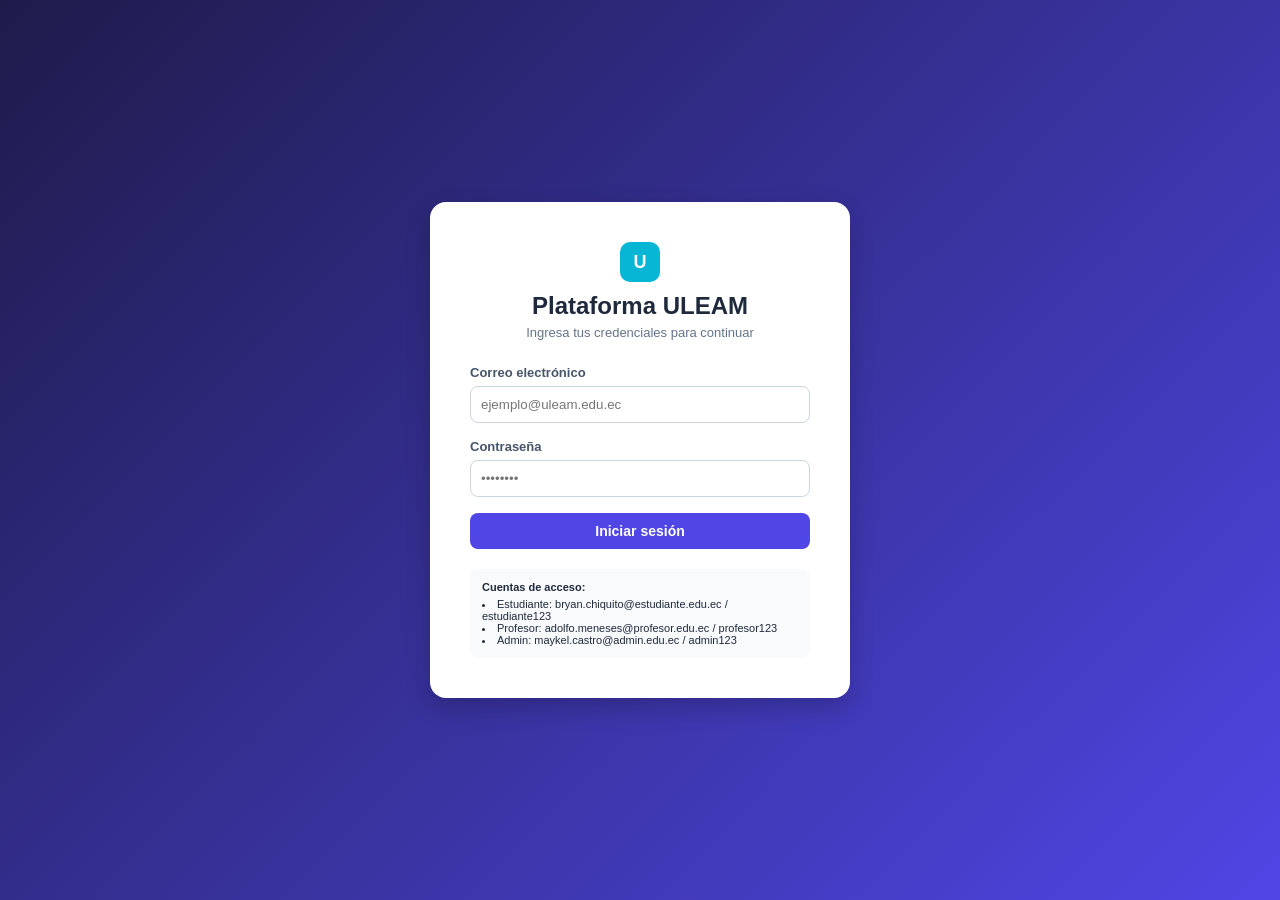
<file: index.html>
<!DOCTYPE html>
<html lang="es">
<head>
  <meta charset="UTF-8">
  <title>Acceso - ULEAM</title>
  <!-- Ruta correcta del CSS desde la raíz principal -->
  <link rel="stylesheet" href="css/style.css">
</head>
<body style="display: flex; align-items: center; justify-content: center; height: 100vh; background: linear-gradient(135deg, #1e1b4b 0%, #4f46e5 100%);">

  <div style="background: white; padding: 40px; border-radius: 16px; width: 420px; box-shadow: 0 10px 25px rgba(0,0,0,0.2);">
    <div style="text-align: center; margin-bottom: 25px;">
      <div class="logo-icon" style="margin: 0 auto 10px;">U</div>
      <h2>Plataforma ULEAM</h2>
      <p style="color: #64748b; font-size: 13px; margin-top: 5px;">Ingresa tus credenciales para continuar</p>
    </div>

    <form id="login-form">
      <div class="form-group">
        <label>Correo electrónico</label>
        <input type="email" id="email" placeholder="ejemplo@uleam.edu.ec" required>
      </div>

      <div class="form-group">
        <label>Contraseña</label>
        <input type="password" id="password" placeholder="••••••••" required>
      </div>

      <button type="submit" class="btn btn-primary btn-full">Iniciar sesión</button>
      <div id="error-msg" style="color: #ef4444; font-size: 12px; margin-top: 10px; text-align: center;" class="hidden">
        Credenciales incorrectas.
      </div>
    </form>

    <div style="margin-top: 20px; padding: 12px; background: #f8fafc; border-radius: 8px; font-size: 11px;">
      <p><strong>Cuentas de acceso:</strong></p>
      <ul style="margin-top: 5px; list-style-position: inside;">
        <li>Estudiante: bryan.chiquito@estudiante.edu.ec / estudiante123</li>
        <li>Profesor: adolfo.meneses@profesor.edu.ec / profesor123</li>
        <li>Admin: maykel.castro@admin.edu.ec / admin123</li>
      </ul>
    </div>
  </div>

  <script>
    document.getElementById('login-form').addEventListener('submit', function(e) {
      e.preventDefault();
      const email = document.getElementById('email').value.trim();
      const pass = document.getElementById('password').value.trim();

      if (email === "bryan.chiquito@estudiante.edu.ec" && pass === "estudiante123") {
        window.location.href = "Estudiante/mainEstudiante.html";
      } else if (email === "adolfo.meneses@profesor.edu.ec" && pass === "profesor123") {
        window.location.href = "Docente/mainDocente.html";
      } else if (email === "maykel.castro@admin.edu.ec" && pass === "admin123") {
        window.location.href = "Admin/mainAdmin.html";
      } else {
        document.getElementById('error-msg').classList.remove('hidden');
      }
    });
  </script>
</body>
</html>
</file>
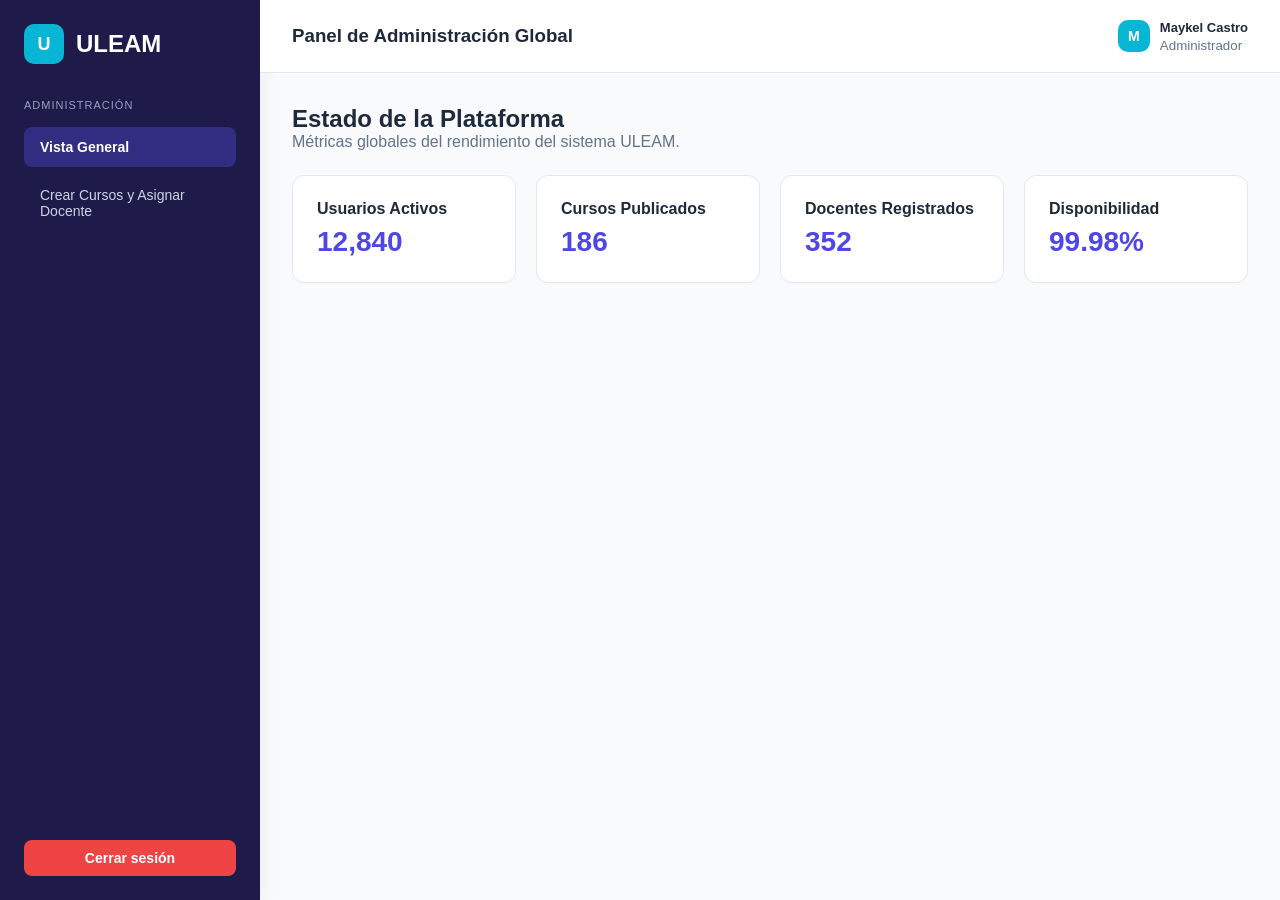
<file: Admin/mainAdmin.html>
<!DOCTYPE html>
<html lang="es">
<head>
  <meta charset="UTF-8">
  <title>Panel de Administrador - ULEAM</title>
  <link rel="stylesheet" href="../css/style.css">
</head>
<body>

  <div class="dashboard-layout">
    <aside class="sidebar">
      <div class="brand">
        <div class="logo-icon">U</div>
        <h2>ULEAM</h2>
      </div>
      <nav class="nav-menu">
        <span class="nav-section-title">ADMINISTRACIÓN</span>
        <button class="nav-link active" onclick="showAdminSection('overview')">Vista General</button>
        <button class="nav-link" onclick="showAdminSection('crear-curso')">Crear Cursos y Asignar Docente</button>
      </nav>
      <div class="sidebar-footer">
        <a href="../index.html" class="btn btn-danger btn-full">Cerrar sesión</a>
      </div>
    </aside>

    <main class="main-content">
      <header class="topbar">
        <h3>Panel de Administración Global</h3>
        <div style="display: flex; align-items: center; gap: 10px;">
          <div class="logo-icon" style="width: 32px; height: 32px; font-size: 14px;">M</div>
          <div>
            <strong style="font-size: 13px;">Maykel Castro</strong><br>
            <small style="color: #64748b;">Administrador</small>
          </div>
        </div>
      </header>

      <div class="content-body">
        
        <section id="admin-sec-overview">
          <h2>Estado de la Plataforma</h2>
          <p style="color: #64748b;">Métricas globales del rendimiento del sistema ULEAM.</p>

          <div class="metrics-grid">
            <div class="metric-card">
              <h4>Usuarios Activos</h4>
              <p class="metric-val">12,840</p>
            </div>
            <div class="metric-card">
              <h4>Cursos Publicados</h4>
              <p class="metric-val" id="admin-courses-count">186</p>
            </div>
            <div class="metric-card">
              <h4>Docentes Registrados</h4>
              <p class="metric-val">352</p>
            </div>
            <div class="metric-card">
              <h4>Disponibilidad</h4>
              <p class="metric-val">99.98%</p>
            </div>
          </div>
        </section>

        <section id="admin-sec-crear-curso" class="hidden">
          <h2>Crear Nuevo Curso en la Plataforma</h2>
          <p style="color: #64748b;">Registra asignaturas, asigna un profesor responsable y limita la capacidad de estudiantes.</p>

          <div class="grid-2">
            <div class="card">
              <h3>Formulario de Creación de Curso</h3>
              <form onsubmit="event.preventDefault(); addCourseByAdmin();" class="margin-top-10">
                <div class="form-group">
                  <label>Nombre del Curso</label>
                  <input type="text" id="admin-course-name" placeholder="Ej. Arquitectura de Software" required>
                </div>

                <div class="form-group">
                  <label>Categoría</label>
                  <select id="admin-course-category" class="form-group-select">
                    <option value="Tecnología">Tecnología</option>
                    <option value="Negocios">Negocios</option>
                    <option value="Diseño">Diseño</option>
                  </select>
                </div>

                <div class="form-group">
                  <label>Profesor Responsable Asignado</label>
                  <select id="admin-course-teacher" class="form-group-select">
                    <option value="Adolfo Meneses">Adolfo Meneses (Profesor Titular)</option>
                    <option value="Mariana López">Mariana López</option>
                    <option value="Carlos Méndez">Carlos Méndez</option>
                  </select>
                </div>

                <div class="form-group">
                  <label>Cupo Máximo de Estudiantes</label>
                  <input type="number" id="admin-course-limit" min="5" max="100" value="30" required>
                </div>

                <div class="form-group">
                  <label>Descripción del Curso</label>
                  <textarea id="admin-course-desc" rows="3" placeholder="Resumen del contenido temático..." required></textarea>
                </div>

                <button type="submit" class="btn btn-primary btn-full">Crear Curso y Asignar Profesor</button>
              </form>
            </div>

            <div class="card">
              <h3>Cursos Creados Recientemente</h3>
              <table class="data-table margin-top-10">
                <thead>
                  <tr>
                    <th>Curso</th>
                    <th>Profesor</th>
                    <th>Cupo Máx</th>
                    <th>Estado</th>
                  </tr>
                </thead>
                <tbody id="admin-courses-tbody">
                  <tr>
                    <td>Ingeniería de Requisitos</td>
                    <td>Adolfo Meneses</td>
                    <td>40 Est.</td>
                    <td><span class="badge-status">Activo</span></td>
                  </tr>
                  <tr>
                    <td>Desarrollo Web</td>
                    <td>Adolfo Meneses</td>
                    <td>35 Est.</td>
                    <td><span class="badge-status">Activo</span></td>
                  </tr>
                </tbody>
              </table>
            </div>
          </div>
        </section>

      </div>
    </main>
  </div>

  <!-- VÍNCULO AL SCRIPT SEPARADO EN LA CARPETA JS -->
  <script src="../js/admin.js"></script>
</body>
</html>
</file>
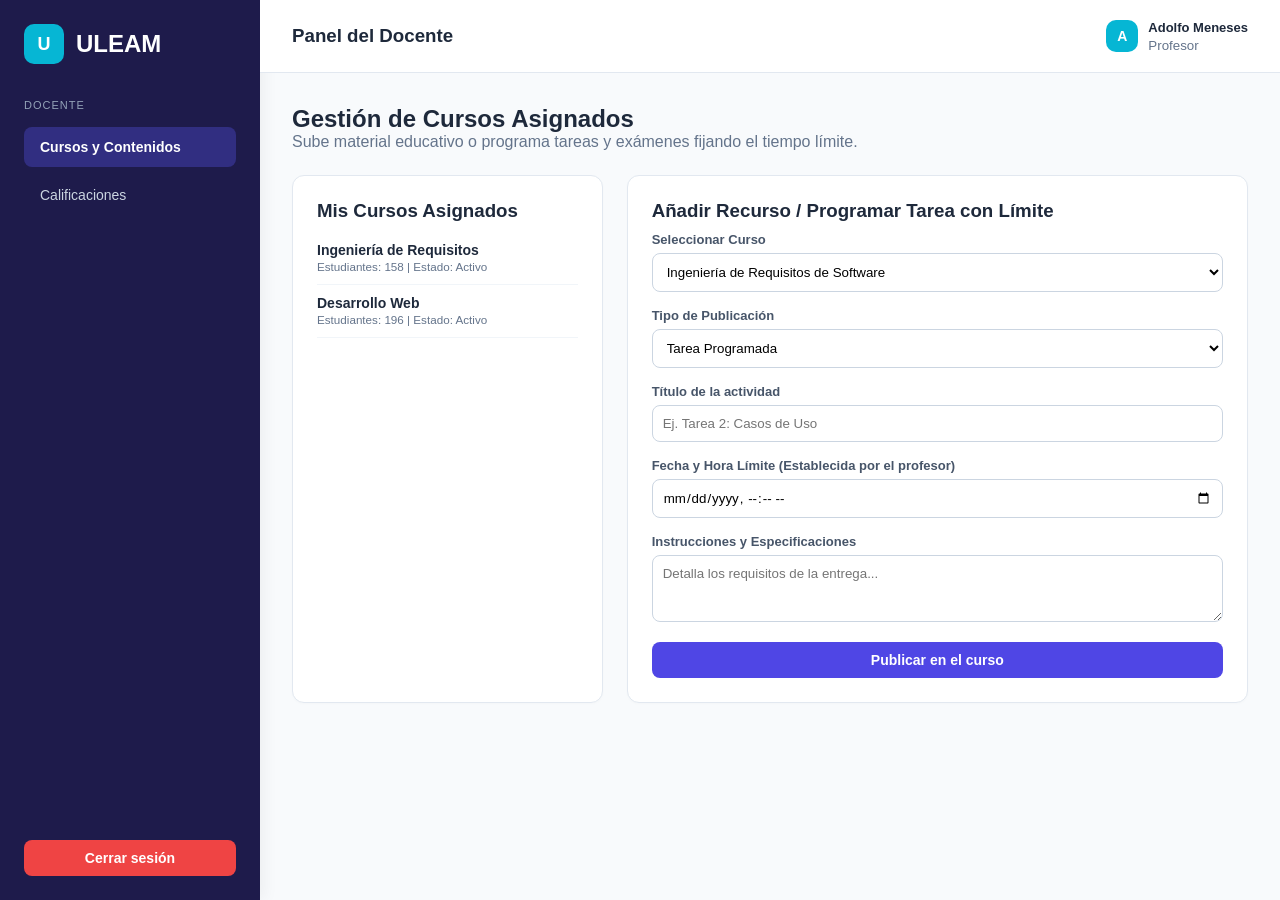
<file: Docente/mainDocente.html>
<!DOCTYPE html>
<html lang="es">
<head>
  <meta charset="UTF-8">
  <title>Panel de Docente - ULEAM</title>
  <link rel="stylesheet" href="../css/style.css">
</head>
<body>

  <div class="dashboard-layout">
    <aside class="sidebar">
      <div class="brand">
        <div class="logo-icon">U</div>
        <h2>ULEAM</h2>
      </div>
      <nav class="nav-menu">
        <span class="nav-section-title">DOCENTE</span>
        <button class="nav-link active" onclick="showDocSection('gestion')">Cursos y Contenidos</button>
        <button class="nav-link" onclick="showDocSection('calificar')">Calificaciones</button>
      </nav>
      <div class="sidebar-footer">
        <a href="../index.html" class="btn btn-danger btn-full">Cerrar sesión</a>
      </div>
    </aside>

    <main class="main-content">
      <header class="topbar">
        <h3>Panel del Docente</h3>
        <div style="display: flex; align-items: center; gap: 10px;">
          <div class="logo-icon" style="width: 32px; height: 32px; font-size: 14px;">A</div>
          <div>
            <strong style="font-size: 13px;">Adolfo Meneses</strong><br>
            <small style="color: #64748b;">Profesor</small>
          </div>
        </div>
      </header>

      <div class="content-body">
        
        <section id="doc-sec-gestion">
          <h2>Gestión de Cursos Asignados</h2>
          <p style="color: #64748b;">Sube material educativo o programa tareas y exámenes fijando el tiempo límite.</p>

          <div class="grid-2">
            <div class="card">
              <h3>Mis Cursos Asignados</h3>
              <ul class="lesson-list margin-top-10">
                <li><strong>Ingeniería de Requisitos</strong><br><small style="color: #64748b;">Estudiantes: 158 | Estado: Activo</small></li>
                <li><strong>Desarrollo Web</strong><br><small style="color: #64748b;">Estudiantes: 196 | Estado: Activo</small></li>
              </ul>
            </div>

            <div class="card">
              <h3>Añadir Recurso / Programar Tarea con Límite</h3>
              <form onsubmit="event.preventDefault(); alert('✔ Tarea/Prueba programada exitosamente con su tiempo límite.'); this.reset();" class="margin-top-10">
                <div class="form-group">
                  <label>Seleccionar Curso</label>
                  <select class="form-group-select">
                    <option>Ingeniería de Requisitos de Software</option>
                    <option>Fundamentos de Desarrollo Web</option>
                  </select>
                </div>
                <div class="form-group">
                  <label>Tipo de Publicación</label>
                  <select class="form-group-select">
                    <option>Tarea Programada</option>
                    <option>Evaluación / Examen Virtual</option>
                    <option>Recurso de Clase (PDF/Video)</option>
                  </select>
                </div>
                <div class="form-group">
                  <label>Título de la actividad</label>
                  <input type="text" placeholder="Ej. Tarea 2: Casos de Uso" required>
                </div>
                <div class="form-group">
                  <label>Fecha y Hora Límite (Establecida por el profesor)</label>
                  <input type="datetime-local" required>
                </div>
                <div class="form-group">
                  <label>Instrucciones y Especificaciones</label>
                  <textarea rows="3" placeholder="Detalla los requisitos de la entrega..." required></textarea>
                </div>
                <button type="submit" class="btn btn-primary btn-full">Publicar en el curso</button>
              </form>
            </div>
          </div>
        </section>

        <section id="doc-sec-calificar" class="hidden">
          <h2>Centro de Calificaciones</h2>
          <p style="color: #64748b;">Revisa las entregas y asigna notas con mensajes personalizados.</p>

          <div class="card">
            <h3>Entregas Recibidas</h3>
            <table class="data-table margin-top-10">
              <thead>
                <tr>
                  <th>Estudiante</th>
                  <th>Curso</th>
                  <th>Actividad</th>
                  <th>Estado</th>
                  <th>Acción</th>
                </tr>
              </thead>
              <tbody>
                <tr>
                  <td>Bryan Chiquito</td>
                  <td>Ingeniería de Requisitos</td>
                  <td>Tarea 1: Informe SRS</td>
                  <td><span class="badge-pending">Pendiente</span></td>
                  <td><button class="btn btn-accent" onclick="openGradeModal('Bryan Chiquito', 'Tarea 1: Informe SRS')">Calificar</button></td>
                </tr>
              </tbody>
            </table>
          </div>

          <div id="grade-panel" class="card margin-top-20 hidden" style="background: #f8fafc; border: 2px solid #06b6d4;">
            <h3>Evaluar a: <span id="student-target-name">--</span></h3>
            <p style="color: #64748b;">Actividad: <strong id="task-target-name">--</strong></p>

            <form onsubmit="event.preventDefault(); alert('✔ Calificación enviada correctamente.'); document.getElementById('grade-panel').classList.add('hidden');" class="margin-top-10">
              <div class="form-group">
                <label>Calificación (0 - 10)</label>
                <input type="number" step="0.1" min="0" max="10" placeholder="Ej. 9.5" required>
              </div>
              <div class="form-group">
                <label>Mensaje / Retroalimentación</label>
                <textarea rows="3" placeholder="Escribe observaciones..." required></textarea>
              </div>
              <button type="submit" class="btn btn-secondary">Guardar y enviar nota</button>
            </form>
          </div>
        </section>

      </div>
    </main>
  </div>

  <!-- VÍNCULO AL SCRIPT SEPARADO EN LA CARPETA JS -->
  <script src="../js/docente.js"></script>
</body>
</html>
</file>
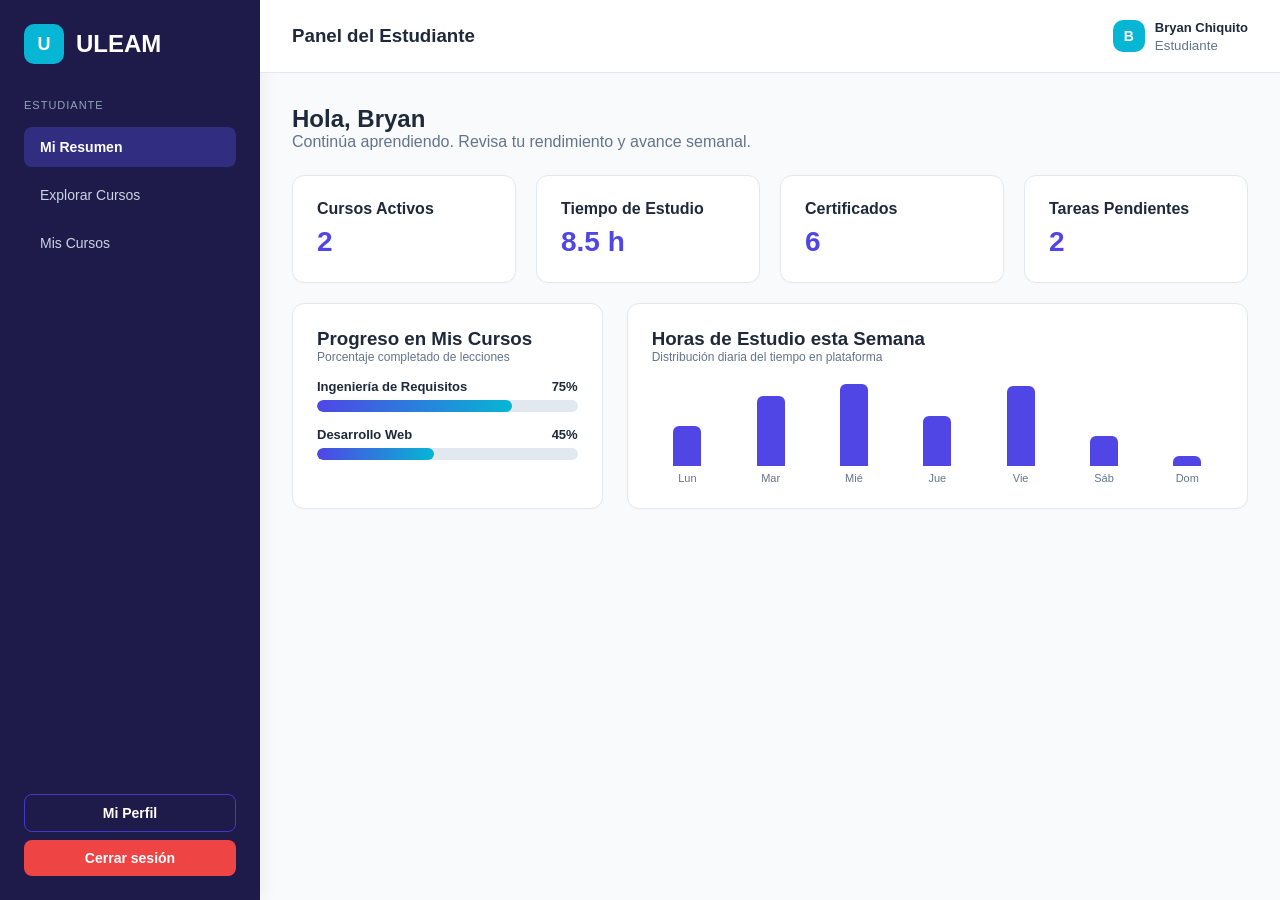
<file: Estudiante/mainEstudiante.html>
<!DOCTYPE html>
<html lang="es">
<head>
  <meta charset="UTF-8">
  <title>Panel de Estudiante - ULEAM</title>
  <link rel="stylesheet" href="../css/style.css">
</head>
<body>

  <div class="dashboard-layout">
    <aside class="sidebar">
      <div class="brand">
        <div class="logo-icon">U</div>
        <h2>ULEAM</h2>
      </div>
      <nav class="nav-menu">
        <span class="nav-section-title">ESTUDIANTE</span>
        <button class="nav-link active" onclick="showSection('resumen')">Mi Resumen</button>
        <button class="nav-link" onclick="showSection('explorar')">Explorar Cursos</button>
        <button class="nav-link" onclick="showSection('mis-cursos')">Mis Cursos</button>
      </nav>
      <div class="sidebar-footer">
        <button class="btn btn-outline-light btn-full" onclick="showSection('perfil')" style="margin-bottom: 8px;">Mi Perfil</button>
        <a href="../index.html" class="btn btn-danger btn-full">Cerrar sesión</a>
      </div>
    </aside>

    <main class="main-content">
      <header class="topbar">
        <h3>Panel del Estudiante</h3>
        <div style="display: flex; align-items: center; gap: 10px;">
          <div class="logo-icon" style="width: 32px; height: 32px; font-size: 14px;">B</div>
          <div>
            <strong style="font-size: 13px;">Bryan Chiquito</strong><br>
            <small style="color: #64748b;">Estudiante</small>
          </div>
        </div>
      </header>

      <div class="content-body">
        
        <!-- 1. VISTA: MI RESUMEN -->
        <section id="sec-resumen">
          <h2>Hola, Bryan</h2>
          <p style="color: #64748b;">Continúa aprendiendo. Revisa tu rendimiento y avance semanal.</p>

          <div class="metrics-grid">
            <div class="metric-card">
              <h4>Cursos Activos</h4>
              <p class="metric-val" id="summary-courses-count">2</p>
            </div>
            <div class="metric-card">
              <h4>Tiempo de Estudio</h4>
              <p class="metric-val">8.5 h</p>
            </div>
            <div class="metric-card">
              <h4>Certificados</h4>
              <p class="metric-val">6</p>
            </div>
            <div class="metric-card">
              <h4>Tareas Pendientes</h4>
              <p class="metric-val">2</p>
            </div>
          </div>

          <div class="grid-2 margin-top-20">
            <div class="card">
              <h3>Progreso en Mis Cursos</h3>
              <p style="color: #64748b; font-size: 12px; margin-bottom: 15px;">Porcentaje completado de lecciones</p>
              
              <div style="margin-bottom: 15px;">
                <div style="display: flex; justify-content: space-between; font-size: 13px; font-weight: 600;">
                  <span>Ingeniería de Requisitos</span>
                  <span>75%</span>
                </div>
                <div class="progress-bar-bg"><div class="progress-bar-fill" style="width: 75%;"></div></div>
              </div>

              <div>
                <div style="display: flex; justify-content: space-between; font-size: 13px; font-weight: 600;">
                  <span>Desarrollo Web</span>
                  <span>45%</span>
                </div>
                <div class="progress-bar-bg"><div class="progress-bar-fill" style="width: 45%;"></div></div>
              </div>
            </div>

            <div class="card">
              <h3>Horas de Estudio esta Semana</h3>
              <p style="color: #64748b; font-size: 12px;">Distribución diaria del tiempo en plataforma</p>

              <div class="chart-bar-container">
                <div class="chart-column"><div class="chart-bar" style="height: 40%;"></div><span class="chart-label">Lun</span></div>
                <div class="chart-column"><div class="chart-bar" style="height: 70%;"></div><span class="chart-label">Mar</span></div>
                <div class="chart-column"><div class="chart-bar" style="height: 90%;"></div><span class="chart-label">Mié</span></div>
                <div class="chart-column"><div class="chart-bar" style="height: 50%;"></div><span class="chart-label">Jue</span></div>
                <div class="chart-column"><div class="chart-bar" style="height: 80%;"></div><span class="chart-label">Vie</span></div>
                <div class="chart-column"><div class="chart-bar" style="height: 30%;"></div><span class="chart-label">Sáb</span></div>
                <div class="chart-column"><div class="chart-bar" style="height: 10%;"></div><span class="chart-label">Dom</span></div>
              </div>
            </div>
          </div>
        </section>

        <!-- 2. VISTA: EXPLORAR CURSOS -->
        <section id="sec-explorar" class="hidden">
          <h2>Explorar Cursos</h2>
          <p style="color: #64748b;">Catálogo general de asignaturas. Máximo 3 cursos activos por estudiante.</p>
          <div class="courses-grid" id="catalog-container"></div>
        </section>

        <!-- 3. VISTA: MIS CURSOS -->
        <section id="sec-mis-cursos" class="hidden">
          <div id="enrolled-list-view">
            <h2>Mis Cursos</h2>
            <p style="color: #64748b;">Cursos en los que te encuentras matriculado actualmente.</p>
            <div class="courses-grid" id="enrolled-container"></div>
          </div>

          <div id="course-detail-view" class="hidden">
            <button class="btn btn-outline" onclick="backToEnrolledList()" style="margin-bottom: 15px;">← Volver a Mis Cursos</button>
            <h2 id="detail-title">Nombre del Curso</h2>
            <p style="color: #64748b;" id="detail-desc">Descripción breve del curso.</p>

            <div class="course-tabs">
              <button class="tab-btn active" onclick="switchTab('info')">Información General</button>
              <button class="tab-btn" onclick="switchTab('lessons')">Aula Virtual / Contenido</button>
              <button class="tab-btn" onclick="switchTab('tasks')">Tareas y Evaluaciones</button>
            </div>

            <div id="tab-info" class="card">
              <h3>Acerca de este curso</h3>
              <p id="detail-info-body" class="margin-top-10">Descripción extendida del curso.</p>
              <br>
              <p><strong>Instructor responsable:</strong> <span id="detail-instructor">Adolfo Meneses</span></p>
              <p><strong>Duración estimada:</strong> 40 horas académicas</p>
            </div>

            <div id="tab-lessons" class="card hidden">
              <h3>Clase Interactiva</h3>
              <div class="video-placeholder margin-top-10">
                <p>▶ Reproductor de Video - Clase Interactiva</p>
              </div>
              <ul class="lesson-list margin-top-10">
                <li>✔ Lección 1: Introducción a los conceptos fundamentales (15 min)</li>
                <li>✔ Lección 2: Entrevistas y Técnicas de Levantamiento (25 min)</li>
                <li>⏳ Lección 3: Especificación práctica de requisitos (40 min)</li>
              </ul>
            </div>

            <div id="tab-tasks" class="card hidden">
              <h3>Actividades, Tareas y Evaluaciones</h3>
              <p style="color: #64748b; font-size: 13px;">Haz clic en cualquier actividad pendiente para abrir las instrucciones y realizar la entrega.</p>
              
              <table class="data-table margin-top-10">
                <thead>
                  <tr>
                    <th>Actividad</th>
                    <th>Tipo</th>
                    <th>Fecha / Tiempo Límite</th>
                    <th>Estado</th>
                    <th>Acción</th>
                  </tr>
                </thead>
                <tbody id="student-tasks-table">
                  <tr>
                    <td>Tarea 1: Informe SRS</td>
                    <td>Tarea Escrita</td>
                    <td>15 Oct, 23:59</td>
                    <td><span class="badge-status">Calificado: 9.5</span></td>
                    <td><button class="btn btn-outline" onclick="openTaskModal('Tarea 1: Informe SRS', 'Calificado', '15 Oct, 23:59', 'Realizar la especificación SRS en formato PDF.')">Ver Entrega</button></td>
                  </tr>
                  <tr>
                    <td>Tarea 2: Diagrama de Casos de Uso</td>
                    <td>Tarea Práctica</td>
                    <td>25 Oct, 23:59</td>
                    <td><span class="badge-pending">Pendiente</span></td>
                    <td><button class="btn btn-accent" onclick="openTaskModal('Tarea 2: Diagrama de Casos de Uso', 'Pendiente', '25 Oct, 23:59', 'Diseñar los diagramas de casos de uso del módulo de pagos.')">Abrir Tarea</button></td>
                  </tr>
                  <tr>
                    <td>Evaluación Primer Parcial</td>
                    <td>Examen Virtual</td>
                    <td>28 Oct, 20:00 (60 min)</td>
                    <td><span class="badge-pending">Pendiente</span></td>
                    <td><button class="btn btn-primary" onclick="openTaskModal('Evaluación Primer Parcial', 'Pendiente', '28 Oct, 20:00', 'Examen de selección múltiple sobre los Temas 1 y 2.')">Rendir Examen</button></td>
                  </tr>
                </tbody>
              </table>
            </div>

          </div>

          <div id="task-modal" class="card margin-top-20 hidden" style="border: 2px solid #4f46e5; background: #faf5ff;">
            <div style="display: flex; justify-content: space-between; align-items: center;">
              <h3 id="modal-task-title">Nombre de la Actividad</h3>
              <button class="btn btn-outline" onclick="closeTaskModal()">Cerrar ✕</button>
            </div>
            
            <div style="margin-top: 10px; font-size: 13px; color: #475569;">
              <p><strong>Fecha Límite impuesta por el docente:</strong> <span id="modal-task-deadline" style="color: #dc2626; font-weight: bold;">--</span></p>
              <p style="margin-top: 5px;"><strong>Estado actual:</strong> <span id="modal-task-status">--</span></p>
            </div>

            <div style="margin: 15px 0; padding: 12px; background: white; border-radius: 8px; border: 1px solid #e2e8f0;">
              <h4>Especificaciones e Instrucciones del Profesor:</h4>
              <p id="modal-task-instructions" style="color: #334155; font-size: 13px; margin-top: 5px;">Cargando instrucciones...</p>
            </div>

            <form onsubmit="event.preventDefault(); alert('✔ Entrega enviada correctamente al profesor.'); closeTaskModal();">
              <div class="form-group">
                <label>Tu respuesta / Enlace al documento o solución</label>
                <textarea rows="3" placeholder="Adjunta la URL de tu repositorio, documento de Google Drive o desarrollo del examen..." required></textarea>
              </div>
              <button type="submit" class="btn btn-secondary">Enviar actividad realizada</button>
            </form>
          </div>

        </section>

        <!-- 4. VISTA: PERFIL -->
        <section id="sec-perfil" class="hidden">
          <h2>Perfil personal</h2>
          <p style="color: #64748b;">Actualiza tus datos de usuario.</p>
          <div class="grid-2">
            <div class="card" style="text-align: center;">
              <div class="logo-icon" style="width: 80px; height: 80px; font-size: 32px; margin: 0 auto 15px;">B</div>
              <h3>Bryan Chiquito</h3>
              <p style="color: #64748b;">Estudiante · ULEAM</p>
              <span class="badge-status margin-top-10">Cuenta verificada</span>
            </div>

            <div class="card">
              <h3>Información personal</h3>
              <form onsubmit="event.preventDefault(); alert('✔ Datos guardados correctamente.');">
                <div class="form-group">
                  <label>Nombre Completo</label>
                  <input type="text" value="Bryan Chiquito" required>
                </div>
                <div class="form-group">
                  <label>Correo electrónico <small style="color: #ef4444;">(No editable)</small></label>
                  <input type="email" value="bryan.chiquito@estudiante.edu.ec" disabled class="disabled-input">
                </div>
                <div class="form-group">
                  <label>Biografía</label>
                  <textarea rows="3">Estudiante de desarrollo de software en ULEAM.</textarea>
                </div>
                <button type="submit" class="btn btn-primary">Guardar cambios</button>
              </form>
            </div>
          </div>
        </section>

      </div>
    </main>
  </div>

  <!-- VÍNCULO AL SCRIPT SEPARADO EN LA CARPETA JS -->
  <script src="../js/estudiante.js"></script>
</body>
</html>
</file>
<file: css/style.css>
/* ========================================== */
/* ESTILOS GLOBALES Y PALETA ULEAM            */
/* ========================================== */
* {
  box-sizing: border-box;
  margin: 0;
  padding: 0;
  font-family: 'Segoe UI', Tahoma, Geneva, Verdana, sans-serif;
}

body {
  background-color: #f8fafc;
  color: #1e293b;
}

.hidden {
  display: none !important;
}

.disabled-input {
  background-color: #f1f5f9 !important;
  color: #64748b !important;
  cursor: not-allowed;
}

/* BOTONES Y COMPONENTES */
.btn {
  padding: 10px 18px;
  border-radius: 8px;
  border: none;
  cursor: pointer;
  font-weight: 600;
  font-size: 14px;
  transition: all 0.2s ease;
  display: inline-block;
  text-decoration: none;
  text-align: center;
}

.btn-primary { background: #4f46e5; color: white; }
.btn-primary:hover { background: #4338ca; }

.btn-accent { background: #06b6d4; color: white; }
.btn-accent:hover { background: #0891b2; }

.btn-secondary { background: #10b981; color: white; }
.btn-secondary:hover { background: #059669; }

.btn-danger { background: #ef4444; color: white; }
.btn-danger:hover { background: #dc2626; }

.btn-outline-light { 
  border: 1px solid #4338ca; 
  background: transparent; 
  color: white; 
}
.btn-outline-light:hover { background: #312e81; }

.btn-outline { 
  border: 1px solid #cbd5e1; 
  background: transparent; 
  color: #334155; 
}
.btn-outline:hover { background: #f1f5f9; }

.btn-full { width: 100%; }

/* LAYOUT DEL DASHBOARD */
.dashboard-layout {
  display: flex;
  height: 100vh;
  overflow: hidden;
}

.sidebar {
  width: 260px;
  background: #1e1b4b; /* Azul marino ULEAM */
  color: white;
  padding: 24px;
  display: flex;
  flex-direction: column;
  box-shadow: 4px 0 15px rgba(0,0,0,0.05);
}

.brand {
  display: flex;
  align-items: center;
  gap: 12px;
  margin-bottom: 35px;
}

.logo-icon {
  width: 40px;
  height: 40px;
  background: #06b6d4; /* Turquesa */
  color: white;
  font-weight: bold;
  font-size: 18px;
  border-radius: 10px;
  display: flex;
  align-items: center;
  justify-content: center;
}

.nav-menu {
  display: flex;
  flex-direction: column;
  gap: 8px;
  flex: 1;
}

.nav-section-title {
  font-size: 11px;
  letter-spacing: 1px;
  color: #94a3b8;
  margin-bottom: 8px;
}

.nav-link {
  text-decoration: none;
  padding: 12px 16px;
  border-radius: 8px;
  color: #cbd5e1;
  font-size: 14px;
  display: block;
  transition: background 0.2s;
  background: none;
  border: none;
  text-align: left;
  cursor: pointer;
  width: 100%;
}

.nav-link.active, .nav-link:hover {
  background: #312e81;
  color: #ffffff;
  font-weight: 600;
}

.sidebar-footer {
  margin-top: auto;
}

.main-content {
  flex: 1;
  display: flex;
  flex-direction: column;
  overflow-y: auto;
}

.topbar {
  background: white;
  padding: 18px 32px;
  border-bottom: 1px solid #e2e8f0;
  display: flex;
  justify-content: space-between;
  align-items: center;
}

.content-body {
  padding: 32px;
}

/* TARJETAS Y GRID */
.metrics-grid {
  display: grid;
  grid-template-columns: repeat(auto-fit, minmax(200px, 1fr));
  gap: 20px;
  margin-top: 24px;
}

.metric-card, .card {
  background: white;
  padding: 24px;
  border-radius: 12px;
  border: 1px solid #e2e8f0;
  box-shadow: 0 1px 3px rgba(0,0,0,0.02);
}

.metric-val {
  font-size: 28px;
  font-weight: 700;
  color: #4f46e5;
  margin-top: 8px;
}

.grid-2 {
  display: grid;
  grid-template-columns: 1fr 2fr;
  gap: 24px;
  margin-top: 24px;
}

.courses-grid {
  display: grid;
  grid-template-columns: repeat(auto-fill, minmax(260px, 1fr));
  gap: 20px;
  margin-top: 20px;
}

.course-card {
  background: white;
  border: 1px solid #e2e8f0;
  border-radius: 12px;
  padding: 20px;
  display: flex;
  flex-direction: column;
  justify-content: space-between;
}

.course-card h3 {
  margin: 10px 0 5px;
  font-size: 16px;
}

.course-card p {
  color: #64748b;
  font-size: 13px;
  margin-bottom: 15px;
}

.course-tabs {
  display: flex;
  gap: 10px;
  margin: 20px 0;
}

.tab-btn {
  padding: 8px 16px;
  background: #e2e8f0;
  border: none;
  border-radius: 6px;
  cursor: pointer;
  font-weight: 600;
  color: #475569;
}

.tab-btn.active {
  background: #4f46e5;
  color: white;
}

.video-placeholder {
  height: 220px;
  background: #111827;
  color: white;
  display: flex;
  align-items: center;
  justify-content: center;
  border-radius: 8px;
}

.badge-tag {
  background: #e0e7ff;
  color: #3730a3;
  padding: 4px 10px;
  border-radius: 20px;
  font-size: 11px;
  font-weight: 600;
}

.badge-status {
  display: inline-block;
  padding: 4px 10px;
  background: #d1fae5;
  color: #065f46;
  border-radius: 12px;
  font-size: 11px;
  font-weight: 600;
}

.badge-pending {
  display: inline-block;
  padding: 4px 10px;
  background: #fef3c7;
  color: #92400e;
  border-radius: 12px;
  font-size: 11px;
  font-weight: 600;
}

.form-group {
  margin-bottom: 16px;
}

.form-group label {
  display: block;
  font-size: 13px;
  font-weight: 600;
  margin-bottom: 6px;
  color: #475569;
}

.form-group input, 
.form-group textarea, 
.form-group-select {
  width: 100%;
  padding: 10px;
  border: 1px solid #cbd5e1;
  border-radius: 8px;
  background: white;
}

.data-table {
  width: 100%;
  border-collapse: collapse;
}

.data-table th, .data-table td {
  padding: 12px;
  border-bottom: 1px solid #e2e8f0;
  text-align: left;
  font-size: 13px;
}

.lesson-list {
  list-style: none;
}

.lesson-list li {
  padding: 10px 0;
  border-bottom: 1px solid #f1f5f9;
  font-size: 14px;
}

/* COMPONENTES DE GRÁFICOS PARA RESUMEN */
.progress-bar-bg {
  width: 100%;
  height: 12px;
  background: #e2e8f0;
  border-radius: 10px;
  overflow: hidden;
  margin-top: 6px;
}

.progress-bar-fill {
  height: 100%;
  background: linear-gradient(90deg, #4f46e5 0%, #06b6d4 100%);
  border-radius: 10px;
  transition: width 0.4s ease;
}

.chart-bar-container {
  display: flex;
  align-items: flex-end;
  justify-content: space-between;
  height: 120px;
  padding-top: 20px;
  gap: 12px;
}

.chart-column {
  flex: 1;
  display: flex;
  flex-direction: column;
  align-items: center;
  height: 100%;
  justify-content: flex-end;
}

.chart-bar {
  width: 100%;
  max-width: 28px;
  background: #4f46e5;
  border-radius: 6px 6px 0 0;
  transition: height 0.3s ease;
}

.chart-label {
  font-size: 11px;
  color: #64748b;
  margin-top: 6px;
}

.margin-top-10 { margin-top: 10px; }
.margin-top-20 { margin-top: 20px; }
</file>
